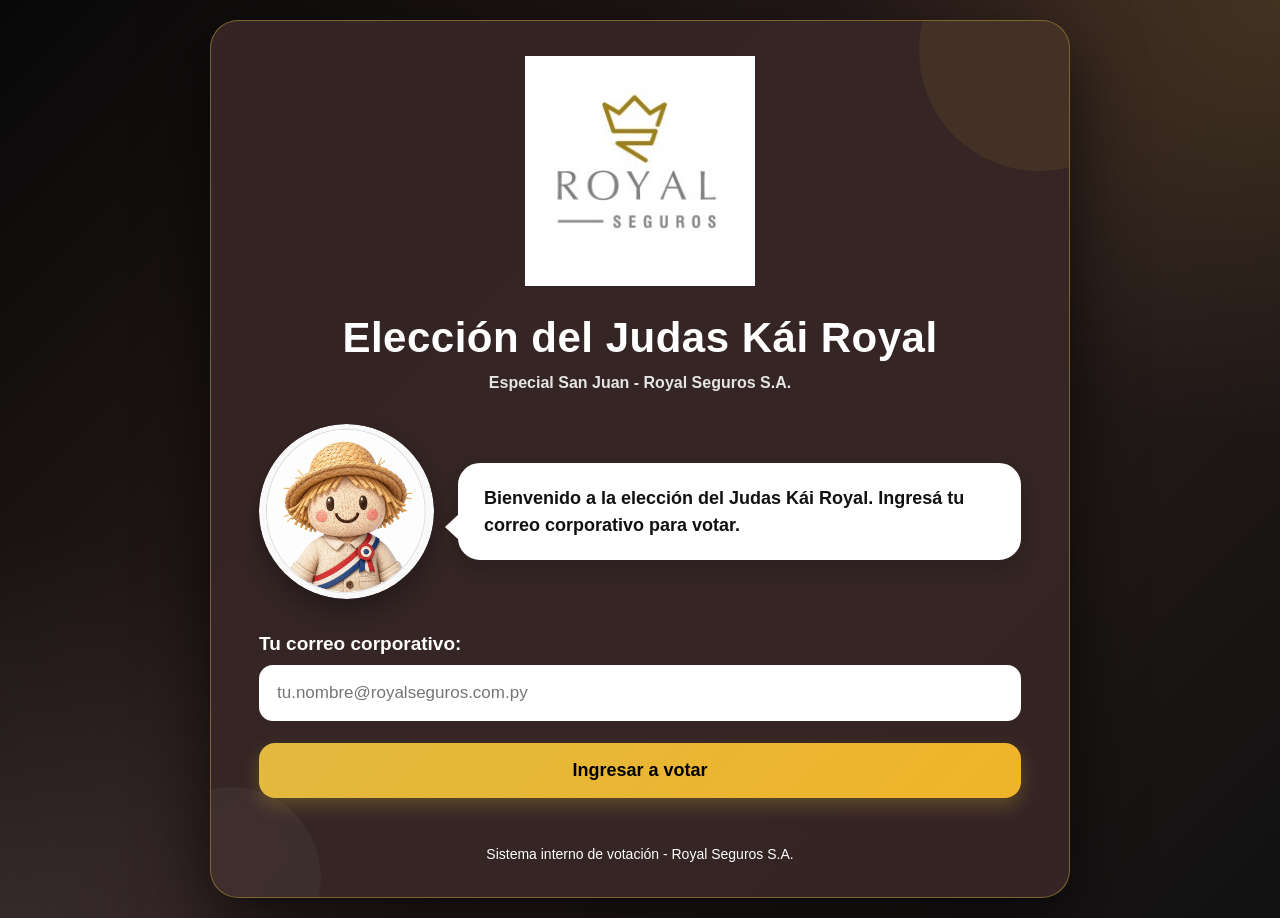
<file: index.html>
<!DOCTYPE html>
<html lang="es">
<head>
  <meta charset="UTF-8">
  <meta name="viewport" content="width=device-width, initial-scale=1.0">
  <title>Elección del Judas Kái Royal</title>
  <link rel="stylesheet" href="style.css">
</head>
<body>

  <main class="contenedor">
    <section class="tarjeta">

      <div class="encabezado">
        <img src="img/royal-logo.png" alt="Royal Seguros" class="logo-royal">

        <h1>Elección del Judas Kái Royal</h1>
        <p class="subtitulo">Especial San Juan - Royal Seguros S.A.</p>
      </div>

      <div class="personaje-area">
        <div class="juda-kai-marco">
          <img src="img/juda-kai-normal.png" alt="Judas Kái" id="imagenJudaKai" class="juda-kai-img">
        </div>

        <div class="globo" id="mensajeJudaKai">
          Bienvenido a la elección del Judas Kái Royal. Ingresá tu correo corporativo para votar.
        </div>
      </div>

      <div id="pantallaCorreo" class="pantalla activa">
        <label for="correoVotante">Tu correo corporativo:</label>
        <input type="email" id="correoVotante" placeholder="tu.nombre@royalseguros.com.py">

        <button onclick="validarCorreo()">
          Ingresar a votar
        </button>
      </div>

      <div id="pantallaVotacion" class="pantalla">
        <label for="personaElegida">Elegí al candidato para Judas Kái:</label>

        <select id="personaElegida">
          <option value="">Selecciona una persona</option>
        </select>

        <button onclick="prepararVoto()">
          Elegir candidato
        </button>
      </div>

      <div id="pantallaConfirmacion" class="pantalla">
        <p id="textoConfirmacion" class="texto-confirmacion"></p>

        <div class="botones">
          <button onclick="confirmarVoto()">
            Sí, confirmar voto
          </button>

          <button class="secundario" onclick="volverAElegir()">
            Volver a elegir
          </button>
        </div>
      </div>

      <div id="pantallaFinal" class="pantalla">
        <h2>Voto registrado</h2>
        <p>Tu voto fue guardado correctamente. El muñeco ya tomó nota.</p>

        <button onclick="reiniciarVista()">
          Finalizar
        </button>
      </div>

      <footer>
        Sistema interno de votación - Royal Seguros S.A.
      </footer>

    </section>
  </main>

  <script src="script.js"></script>
</body>
</html>
</file>
<file: style.css>
* {
  box-sizing: border-box;
  font-family: Arial, Helvetica, sans-serif;
}

body {
  margin: 0;
  min-height: 100vh;
  background:
    radial-gradient(circle at top right, rgba(185, 154, 56, 0.18), transparent 28%),
    radial-gradient(circle at bottom left, rgba(255, 255, 255, 0.07), transparent 25%),
    linear-gradient(135deg, #080808, #2c1d1d, #111111);
  display: flex;
  align-items: center;
  justify-content: center;
  color: #ffffff;
}

.contenedor {
  width: 100%;
  max-width: 900px;
  padding: 20px;
}

.tarjeta {
  background: rgba(55, 38, 38, 0.96);
  color: #ffffff;
  border: 1px solid rgba(185, 154, 56, 0.55);
  border-radius: 28px;
  padding: 35px 48px;
  box-shadow: 0 25px 70px rgba(0, 0, 0, 0.65);
  position: relative;
  overflow: hidden;
}

.tarjeta::before {
  content: "";
  position: absolute;
  width: 240px;
  height: 240px;
  background: rgba(185, 154, 56, 0.10);
  border-radius: 50%;
  top: -90px;
  right: -90px;
}

.tarjeta::after {
  content: "";
  position: absolute;
  width: 180px;
  height: 180px;
  background: rgba(255, 255, 255, 0.04);
  border-radius: 50%;
  bottom: -70px;
  left: -70px;
}

.encabezado,
.personaje-area,
.pantalla,
footer {
  position: relative;
  z-index: 1;
}

.encabezado {
  text-align: center;
  margin-bottom: 32px;
}

.logo-royal {
  display: block;
  width: 230px;
  max-width: 80%;
  height: auto;
  margin: 0 auto 28px auto;
  background: #ffffff;
  padding: 12px;
}

h1 {
  margin: 0;
  font-size: 42px;
  color: #ffffff;
  letter-spacing: 0.5px;
  text-align: center;
}

.subtitulo {
  margin-top: 12px;
  color: #e5e5e5;
  font-weight: bold;
  text-align: center;
}

.personaje-area {
  display: flex;
  gap: 24px;
  align-items: center;
  justify-content: center;
  margin-bottom: 34px;
}

.juda-kai-marco {
  width: 175px;
  height: 175px;
  min-width: 175px;
  border-radius: 50%;
  background: transparent;
  border: none;
  box-shadow: 0 12px 25px rgba(0, 0, 0, 0.30);
  overflow: hidden;
  display: flex;
  align-items: center;
  justify-content: center;
}

.juda-kai-img {
  width: 175px;
  height: 175px;
  object-fit: cover;
  object-position: center;
  border-radius: 50%;
  transition: 0.25s ease;
  animation: flotar 2.5s infinite ease-in-out;
}

.juda-kai-img.asustado {
  animation: temblar 0.25s infinite;
}

.juda-kai-img.confundido {
  animation: confundido 1.6s infinite ease-in-out;
}

.juda-kai-img.feliz {
  animation: feliz 1.2s infinite ease-in-out;
}

.juda-kai-img.sorprendido {
  animation: sorprendido 0.9s infinite ease-in-out;
}

.globo {
  flex: 1;
  max-width: 620px;
  background: #ffffff;
  color: #111111;
  border: 2px solid #ffffff;
  border-radius: 22px;
  padding: 20px 24px;
  position: relative;
  font-weight: bold;
  line-height: 1.45;
  font-size: 18px;
  box-shadow: 0 8px 20px rgba(0, 0, 0, 0.18);
}

.globo::before {
  content: "";
  position: absolute;
  left: -15px;
  top: 48px;
  border-top: 14px solid transparent;
  border-bottom: 14px solid transparent;
  border-right: 15px solid #ffffff;
}

.pantalla {
  display: none;
}

.pantalla.activa {
  display: block;
  animation: aparecer 0.35s ease;
}

label {
  display: block;
  margin-bottom: 10px;
  font-weight: bold;
  color: #ffffff;
  font-size: 19px;
}

input,
select {
  width: 100%;
  padding: 16px;
  border-radius: 14px;
  border: 2px solid #ffffff;
  margin-bottom: 22px;
  font-size: 17px;
  outline: none;
  background: #ffffff;
  color: #111111;
}

input:focus,
select:focus {
  border-color: #b99a38;
  box-shadow: 0 0 0 3px rgba(185, 154, 56, 0.25);
}

button {
  width: 100%;
  padding: 17px;
  border: none;
  border-radius: 16px;
  background: linear-gradient(135deg, #e2b93f, #f0b429);
  color: #000000;
  font-weight: bold;
  font-size: 18px;
  cursor: pointer;
  transition: 0.2s;
  box-shadow: 0 8px 18px rgba(185, 154, 56, 0.32);
}

button:hover {
  transform: translateY(-2px);
  filter: brightness(1.08);
}

button.secundario {
  background: #ffffff;
  color: #111111;
  box-shadow: none;
  margin-top: 12px;
}

.texto-confirmacion {
  background: #ffffff;
  color: #111111;
  border-left: 6px solid #b99a38;
  padding: 18px;
  border-radius: 14px;
  font-weight: bold;
  line-height: 1.45;
  font-size: 17px;
}

.botones {
  display: flex;
  flex-direction: column;
}

h2 {
  color: #ffffff;
  margin-top: 0;
}

footer {
  margin-top: 30px;
  text-align: center;
  color: #ffffff;
  font-size: 14px;
  padding-top: 18px;
}

@keyframes flotar {
  0% {
    transform: translateY(0) scale(1);
  }

  50% {
    transform: translateY(-7px) scale(1.02);
  }

  100% {
    transform: translateY(0) scale(1);
  }
}

@keyframes temblar {
  0% {
    transform: translateX(0) rotate(0deg) scale(1.04);
  }

  25% {
    transform: translateX(-3px) rotate(-2deg) scale(1.04);
  }

  50% {
    transform: translateX(3px) rotate(2deg) scale(1.04);
  }

  75% {
    transform: translateX(-2px) rotate(-1deg) scale(1.04);
  }

  100% {
    transform: translateX(0) rotate(0deg) scale(1.04);
  }
}

@keyframes confundido {
  0% {
    transform: rotate(0deg);
  }

  35% {
    transform: rotate(-7deg);
  }

  70% {
    transform: rotate(7deg);
  }

  100% {
    transform: rotate(0deg);
  }
}

@keyframes feliz {
  0% {
    transform: translateY(0) scale(1);
  }

  35% {
    transform: translateY(-10px) scale(1.04);
  }

  70% {
    transform: translateY(0) scale(1);
  }

  100% {
    transform: translateY(0) scale(1);
  }
}

@keyframes sorprendido {
  0% {
    transform: scale(1);
  }

  45% {
    transform: scale(1.10);
  }

  100% {
    transform: scale(1);
  }
}

@keyframes aparecer {
  from {
    opacity: 0;
    transform: translateY(8px);
  }

  to {
    opacity: 1;
    transform: translateY(0);
  }
}

@media (max-width: 700px) {
  .tarjeta {
    padding: 26px;
  }

  .logo-royal {
    width: 210px;
  }

  h1 {
    font-size: 32px;
  }

  .personaje-area {
    flex-direction: column;
    text-align: center;
  }

  .globo {
    font-size: 16px;
  }

  .globo::before {
    display: none;
  }

  .juda-kai-marco {
    width: 150px;
    height: 150px;
    min-width: 150px;
  }

  .juda-kai-img {
    width: 150px;
    height: 150px;
  }
}
</file>
